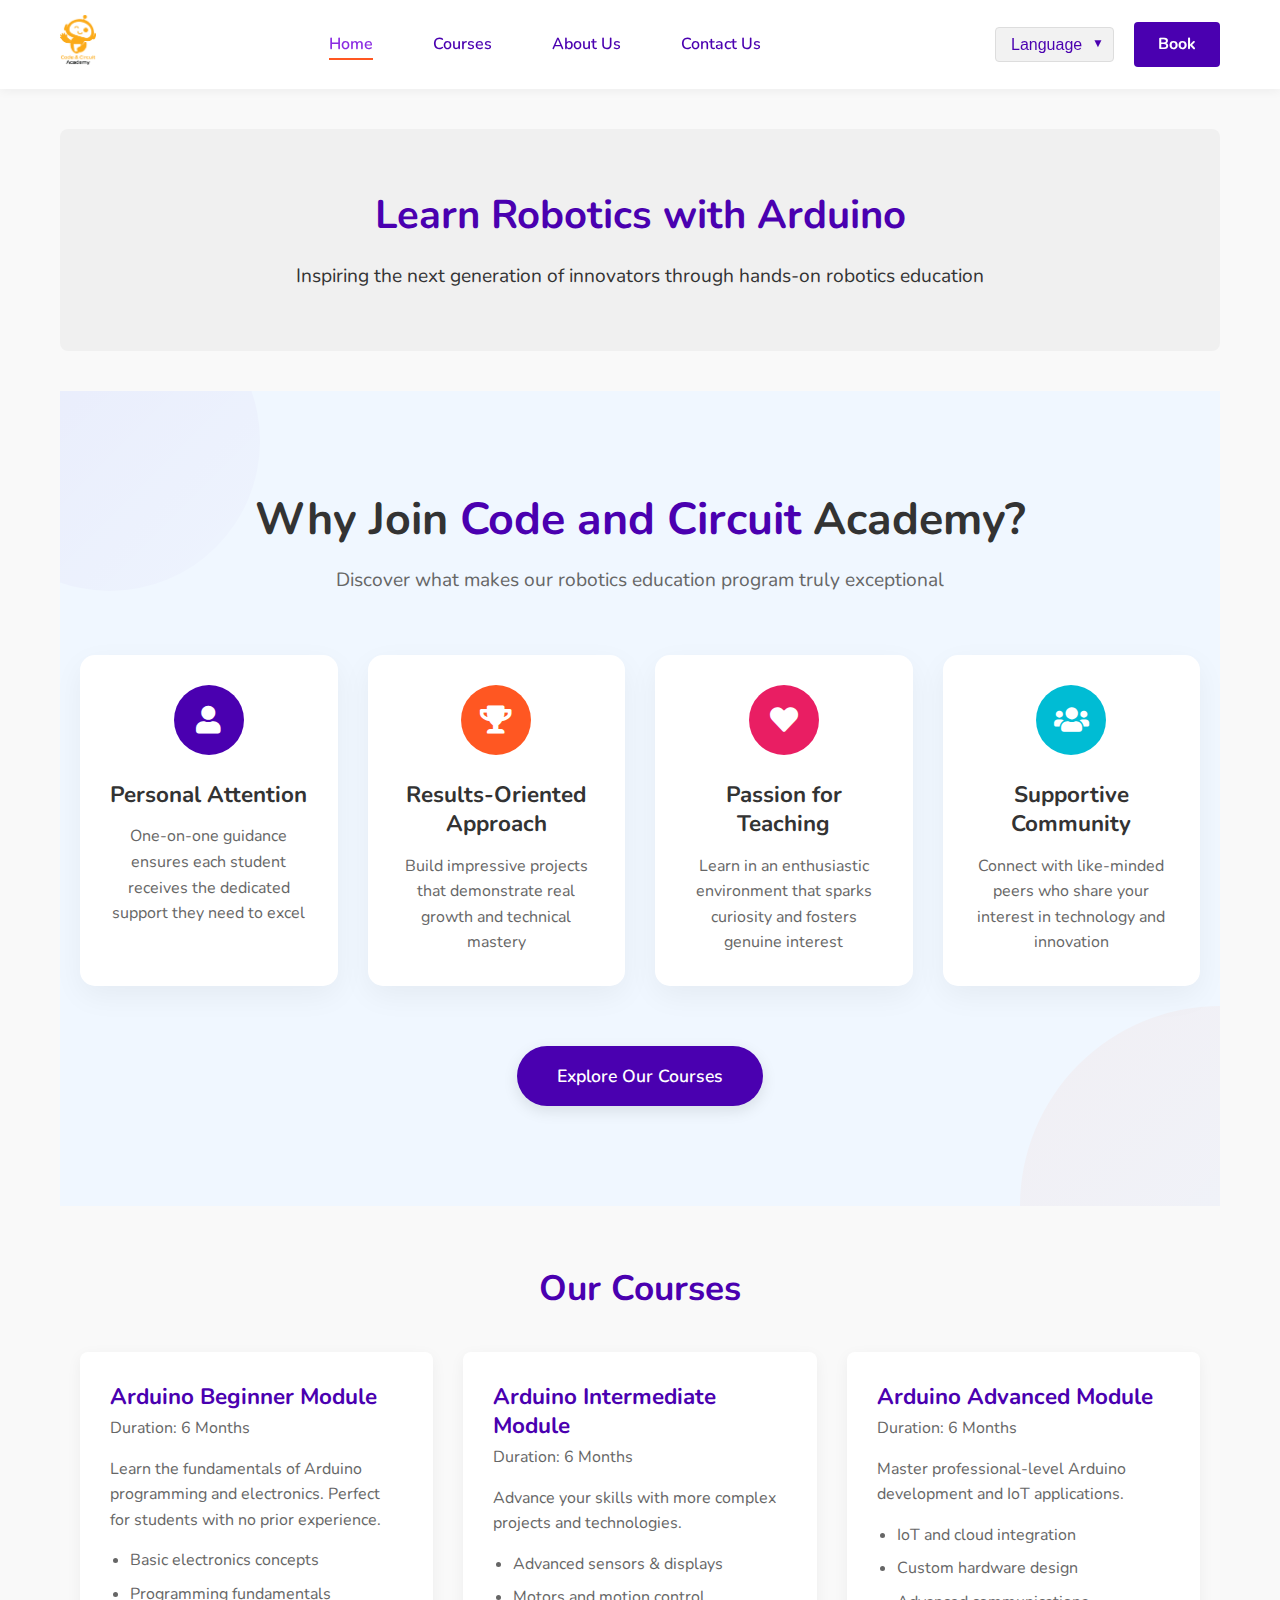
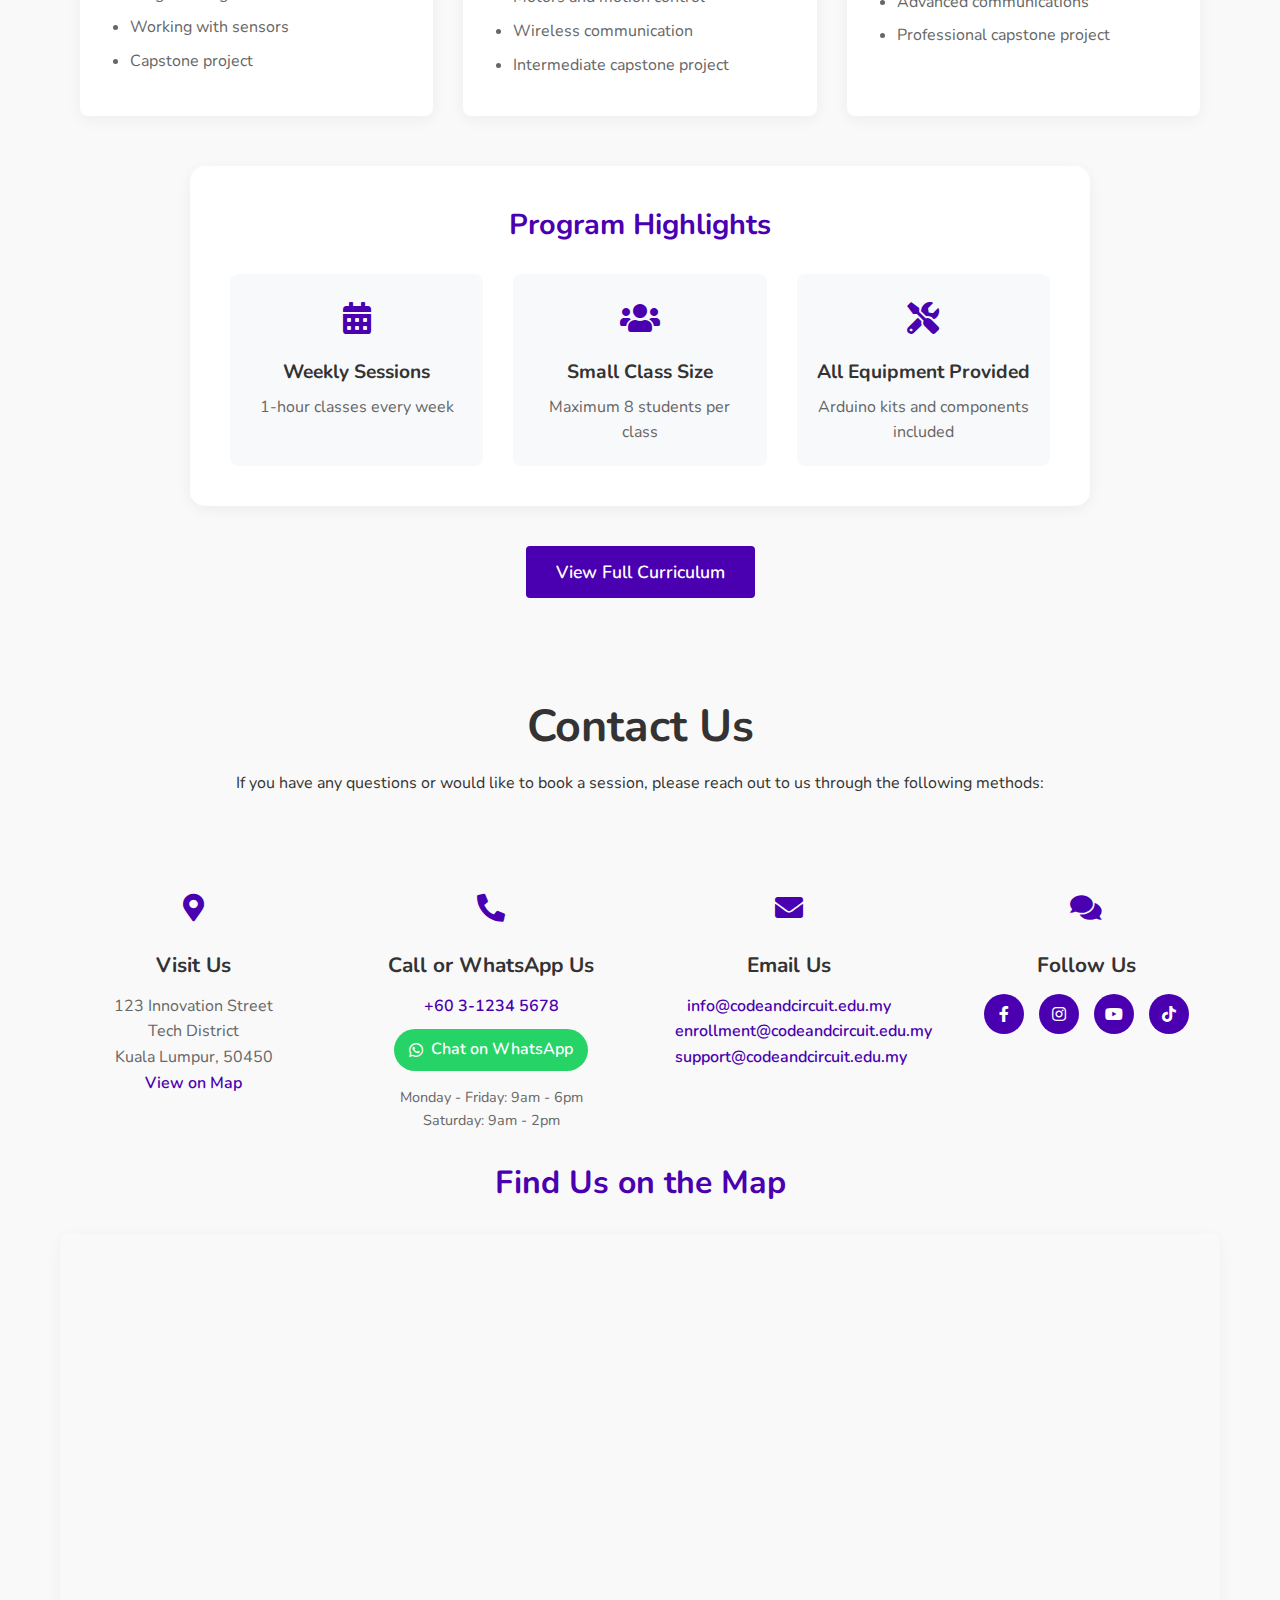
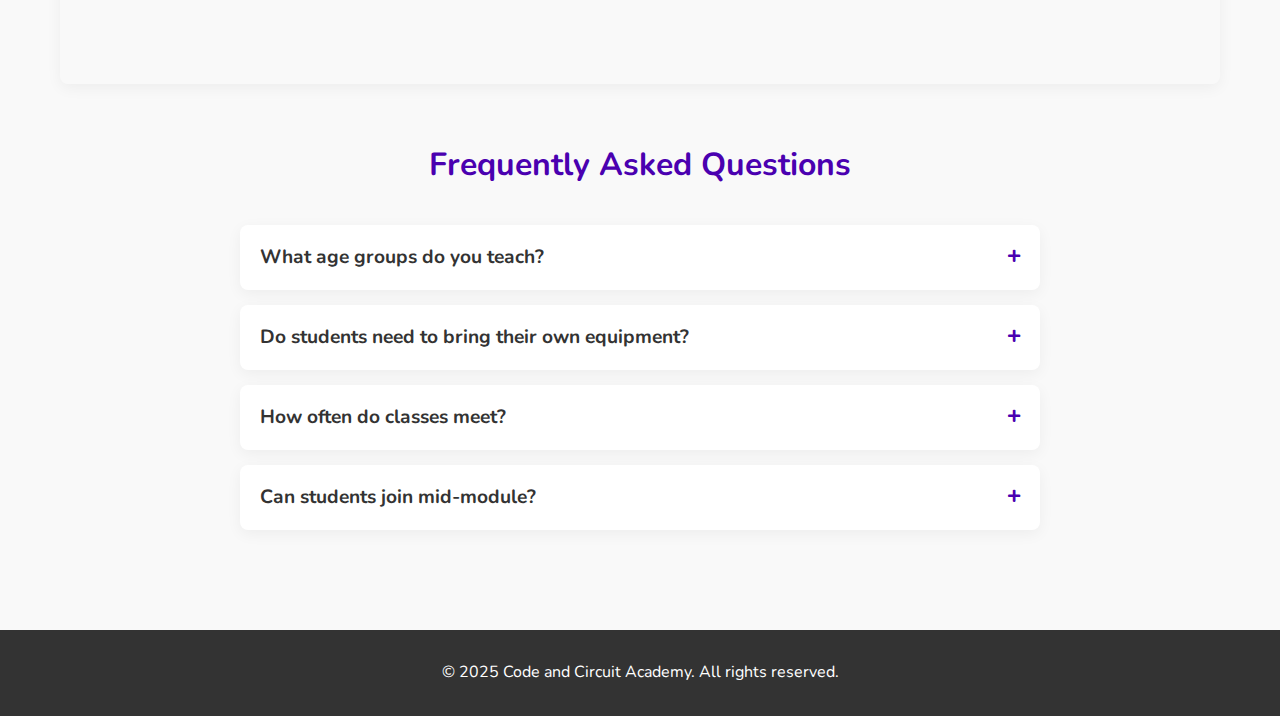
<file: index.html>
<!DOCTYPE html>
<html lang="en">
<head>
    <!-- Document Meta Data -->
    <meta charset="UTF-8">
    <meta name="viewport" content="width=device-width, initial-scale=1.0">
    <title>Robotics Class</title>
    
    <!-- Favicon -->
    <link rel="icon" href="Images/favicon.ico" type="image/x-icon">
    <link rel="shortcut icon" href="Images/favicon.ico" type="image/x-icon">
    
    <!-- Stylesheets -->
    <link rel="stylesheet" href="css/colors.css"> <!-- Color variables -->
    <link rel="stylesheet" href="css/styles.css">
    <link rel="stylesheet" href="css/alternative-why-join-css.css">
    <link rel="stylesheet" href="css/googleform.css">
    
    <!-- Fonts -->
    <link href="https://fonts.googleapis.com/css2?family=Nunito:wght@400;500;600;700&display=swap" rel="stylesheet">
    
    <!-- Icons -->
    <link rel="stylesheet" href="https://cdnjs.cloudflare.com/ajax/libs/font-awesome/5.15.4/css/all.min.css">
</head>
<body>
    <!-- Header Section -->
    <header class="header">
        <div class="container">
            <!-- Logo -->
            <div class="logo">
                <a href="/">
                    <img src="Images/logo.png" alt="Code and Circuit Academy Logo">
                </a>
            </div>
            
            <!-- Main Navigation -->
            <nav class="main-nav">
                <ul>
                    <li><a href="index.html" class="active">Home</a></li>
                    <li><a href="courses.html">Courses</a></li>
                    <li><a href="index.html">About Us</a></li>
                    <li><a href="index.html#contact">Contact Us</a></li>
                </ul>
            </nav>
            
            <!-- Right Side Navigation Items -->
            <div class="nav-right">
                <div class="language-dropdown">
                    <select>
                        <option value="">Language</option>
                        <option value="en">English</option>
                        <option value="bm">Malay</option>
                        <option value="ta">தமிழஂ</option>
                    </select>
                </div>
                <a href="#" class="book-button">Book</a>
            </div>
            
            <!-- Mobile Menu Toggle Button -->
            <div class="mobile-menu-toggle">
                <span></span>
                <span></span>
                <span></span>
            </div>
        </div>
    </header>

    <!-- Main Content Section -->
    <main>
        <div class="container">
            <!-- Hero Section -->
            <section class="hero">
                <h1>Learn Robotics with Arduino</h1>
                <p>Inspiring the next generation of innovators through hands-on robotics education</p>
            </section>

            <!-- Why Join Our Academy Section -->
            <section class="why-join-modern">
                <div class="container">
                    <div class="section-header">
                        <h2>Why Join <span class="highlight">Code and Circuit </span> Academy?</h2>
                        <p class="subtitle">Discover what makes our robotics education program truly exceptional</p>
                    </div>
                    <div class="benefits-grid">
                        <!-- Benefit 1: Personal Attention -->
                        <div class="benefit-box">
                            <div class="benefit-icon">
                                <div class="icon-bg personal">
                                    <i class="fas fa-user"></i>
                                </div>
                            </div>
                            <h3>Personal Attention</h3>
                            <p>One-on-one guidance ensures each student receives the dedicated support they need to excel</p>
                        </div>
                        
                        <!-- Benefit 2: Results-Oriented Approach -->
                        <div class="benefit-box">
                            <div class="benefit-icon">
                                <div class="icon-bg results">
                                    <i class="fas fa-trophy"></i>
                                </div>
                            </div>
                            <h3>Results-Oriented Approach</h3>
                            <p>Build impressive projects that demonstrate real growth and technical mastery</p>
                        </div>
                        
                        <!-- Benefit 3: Passion for Teaching -->
                        <div class="benefit-box">
                            <div class="benefit-icon">
                                <div class="icon-bg passion">
                                    <i class="fas fa-heart"></i>
                                </div>
                            </div>
                            <h3>Passion for Teaching</h3>
                            <p>Learn in an enthusiastic environment that sparks curiosity and fosters genuine interest</p>
                        </div>
                        
                        <!-- Benefit 4: Supportive Community -->
                        <div class="benefit-box">
                            <div class="benefit-icon">
                                <div class="icon-bg community">
                                    <i class="fas fa-users"></i>
                                </div>
                            </div>
                            <h3>Supportive Community</h3>
                            <p>Connect with like-minded peers who share your interest in technology and innovation</p>
                        </div>
                    </div>
                    
                    <!-- Call to Action -->
                    <div class="cta-section">
                        <a href="courses.html" class="cta-button">Explore Our Courses</a>
                    </div>
                </div>
            </section>

            <!-- Our Courses Section -->
            <section class="courses">
                <h2>Our Courses</h2>
                <div class="course-cards">
                    <!-- Beginner Course -->
                    <div class="course">
                        <h3>Arduino Beginner Module</h3>
                        <p>Duration: 6 Months</p>
                        <div class="course-details">
                            <p>Learn the fundamentals of Arduino programming and electronics. Perfect for students with no prior experience.</p>
                            <ul>
                                <li>Basic electronics concepts</li>
                                <li>Programming fundamentals</li>
                                <li>Working with sensors</li>
                                <li>Capstone project</li>
                            </ul>
                        </div>
                    </div>
                    
                    <!-- Intermediate Course -->
                    <div class="course">
                        <h3>Arduino Intermediate Module</h3>
                        <p>Duration: 6 Months</p>
                        <div class="course-details">
                            <p>Advance your skills with more complex projects and technologies.</p>
                            <ul>
                                <li>Advanced sensors & displays</li>
                                <li>Motors and motion control</li>
                                <li>Wireless communication</li>
                                <li>Intermediate capstone project</li>
                            </ul>
                        </div>
                    </div>
                    
                    <!-- Advanced Course -->
                    <div class="course">
                        <h3>Arduino Advanced Module</h3>
                        <p>Duration: 6 Months</p>
                        <div class="course-details">
                            <p>Master professional-level Arduino development and IoT applications.</p>
                            <ul>
                                <li>IoT and cloud integration</li>
                                <li>Custom hardware design</li>
                                <li>Advanced communications</li>
                                <li>Professional capstone project</li>
                            </ul>
                        </div>
                    </div>
                </div>
                
                <!-- Course Highlights Section -->
                <div class="course-highlights">
                    <h3>Program Highlights</h3>
                    <div class="highlights-grid">
                        <div class="highlight-item">
                            <div class="highlight-icon">
                                <i class="fas fa-calendar-alt"></i>
                            </div>
                            <h4>Weekly Sessions</h4>
                            <p>1-hour classes every week</p>
                        </div>
                        <div class="highlight-item">
                            <div class="highlight-icon">
                                <i class="fas fa-users"></i>
                            </div>
                            <h4>Small Class Size</h4>
                            <p>Maximum 8 students per class</p>
                        </div>
                        <div class="highlight-item">
                            <div class="highlight-icon">
                                <i class="fas fa-tools"></i>
                            </div>
                            <h4>All Equipment Provided</h4>
                            <p>Arduino kits and components included</p>
                        </div>
                    </div>
                </div>
                
                <!-- Course CTA -->
                <div class="course-cta">
                    <a href="courses.html" class="course-details-button">View Full Curriculum</a>
                </div>
            </section>

            <!-- Contact Information Section --> 
            <section class="contact-section">
                <a id="contact"></a>
                <div class="section-header">
                    <h2>Contact Us</h2>
                    <p>If you have any questions or would like to book a session, please reach out to us through the following methods:</p>
                </div>
                       
                <div class="contact-grid">
                    <!-- Visit Us -->
                    <div class="contact-method">
                        <div class="contact-icon">
                            <i class="fas fa-map-marker-alt"></i>
                        </div>
                        <h3>Visit Us</h3>
                        <p>123 Innovation Street<br>Tech District<br>Kuala Lumpur, 50450</p>
                        <a href="#map-section" class="contact-link">View on Map</a>
                    </div>
                    
                    <!-- Call or WhatsApp -->
                    <div class="contact-method">
                        <div class="contact-icon">
                            <i class="fas fa-phone-alt"></i>
                        </div>
                        <h3>Call or WhatsApp Us</h3>
                        <p><a href="tel:+60312345678" class="contact-link">+60 3-1234 5678</a></p>
                        <a href="https://wa.me/60312345678" class="whatsapp-button">
                            <i class="fab fa-whatsapp"></i> Chat on WhatsApp
                        </a>
                        <p class="hours">Monday - Friday: 9am - 6pm<br>Saturday: 9am - 2pm</p>
                    </div>
                    
                    <!-- Email Us -->
                    <div class="contact-method">
                        <div class="contact-icon">
                            <i class="fas fa-envelope"></i>
                        </div>
                        <h3>Email Us</h3>
                        <p>
                            <a href="mailto:info@codeandcircuit.edu.my" class="contact-link">info@codeandcircuit.edu.my</a>
                            <br>
                            <a href="mailto:enrollment@codeandcircuit.edu.my" class="contact-link">enrollment@codeandcircuit.edu.my</a>
                            <br>
                            <a href="mailto:support@codeandcircuit.edu.my" class="contact-link">support@codeandcircuit.edu.my</a>
                        </p>
                    </div>
                    
                    <!-- Follow Us -->
                    <div class="contact-method">
                        <div class="contact-icon">
                            <i class="fas fa-comments"></i>
                        </div>
                        <h3>Follow Us</h3>
                        <div class="social-icons">
                            <a href="#" aria-label="Facebook"><i class="fab fa-facebook-f"></i></a>
                            <a href="#" aria-label="Instagram"><i class="fab fa-instagram"></i></a>
                            <a href="#" aria-label="YouTube"><i class="fab fa-youtube"></i></a>
                            <a href="#" aria-label="TikTok"><i class="fab fa-tiktok"></i></a>
                        </div>
                    </div>
                </div>
            </section>

            <!-- Google Map Section -->
            <section id="map-section" class="map-section">
                <h2>Find Us on the Map</h2>
                <div class="google-map-container">
                    <div class="google-map">
                        <!-- Google Maps Embed (API key should be secured in production) -->
                        <iframe 
                            src="https://www.google.com/maps/embed/v1/place?key=AIzaSyAvcAPcbD56ztX-mRgZ4Maczzr_OmYy1Ms
                            &q=184+Lorong+Kenari+4+Taman+Kenari+09000+Kulim+Kedah
                            &center=5.3686948,100.5737663
                            &zoom=16"
                            width="100%" 
                            height="450" 
                            style="border:0;" 
                            allowfullscreen="" 
                            loading="lazy" 
                            referrerpolicy="no-referrer-when-downgrade">
                        </iframe>
                    </div>
                </div>
            </section>

            <!-- FAQ Section -->
            <section class="faq-section">
                <h2>Frequently Asked Questions</h2>
                <div class="faq-container">
                    <!-- FAQ Item 1 -->
                    <div class="faq-item">
                        <div class="faq-question">
                            <h3>What age groups do you teach?</h3>
                            <span class="faq-toggle"><i class="fas fa-plus"></i></span>
                        </div>
                        <div class="faq-answer">
                            <p>Our programs are designed for students aged 8-17, with different curriculum paths depending on age and experience level. We group students by both age and experience to ensure appropriate learning environments.</p>
                        </div>
                    </div>
                    
                    <!-- FAQ Item 2 -->
                    <div class="faq-item">
                        <div class="faq-question">
                            <h3>Do students need to bring their own equipment?</h3>
                            <span class="faq-toggle"><i class="fas fa-plus"></i></span>
                        </div>
                        <div class="faq-answer">
                            <p>No, all necessary equipment is provided during class sessions. Students will work with our Arduino kits, sensors, and components. For the advanced module, students may optionally purchase their own kit to work on projects at home.</p>
                        </div>
                    </div>
                    
                    <!-- FAQ Item 3 -->
                    <div class="faq-item">
                        <div class="faq-question">
                            <h3>How often do classes meet?</h3>
                            <span class="faq-toggle"><i class="fas fa-plus"></i></span>
                        </div>
                        <div class="faq-answer">
                            <p>Regular classes meet once per week for a 1-hour session. During school holidays, we offer intensive workshop options with longer sessions. The full curriculum for each module spans 24 sessions over 6 months.</p>
                        </div>
                    </div>
                    
                    <!-- FAQ Item 4 -->
                    <div class="faq-item">
                        <div class="faq-question">
                            <h3>Can students join mid-module?</h3>
                            <span class="faq-toggle"><i class="fas fa-plus"></i></span>
                        </div>
                        <div class="faq-answer">
                            <p>While we recommend starting at the beginning of a module, we can accommodate mid-module enrollment with additional support sessions to help students catch up. Please contact us to discuss your specific situation.</p>
                        </div>
                    </div>
                </div>
            </section>
        </div>
    </main>

    <!-- Google Form Modal -->
    <div id="booking-modal" class="modal">
        <div class="modal-content">
            <span class="close-modal">&times;</span>
            <h2>Book Your Session</h2>
            <div class="iframe-container">
                <iframe id="google-form-iframe" src="https://docs.google.com/forms/d/e/1FAIpQLSc3uYpjhXYbSPsxyh4KB2axkWartHOBG7wue50BOCALjjkF4g/viewform?embedded=true" width="100%" height="600" frameborder="0" marginheight="0" marginwidth="0">Loading…</iframe>
            </div>
        </div>
    </div>

    <!-- Footer -->
    <footer>
        <div class="container">
            <p>&copy; 2025 Code and Circuit Academy. All rights reserved.</p>
        </div>
    </footer>   

    <!-- JavaScript -->
    <script src="js/main.js"></script>
</body>
</html>
</file>
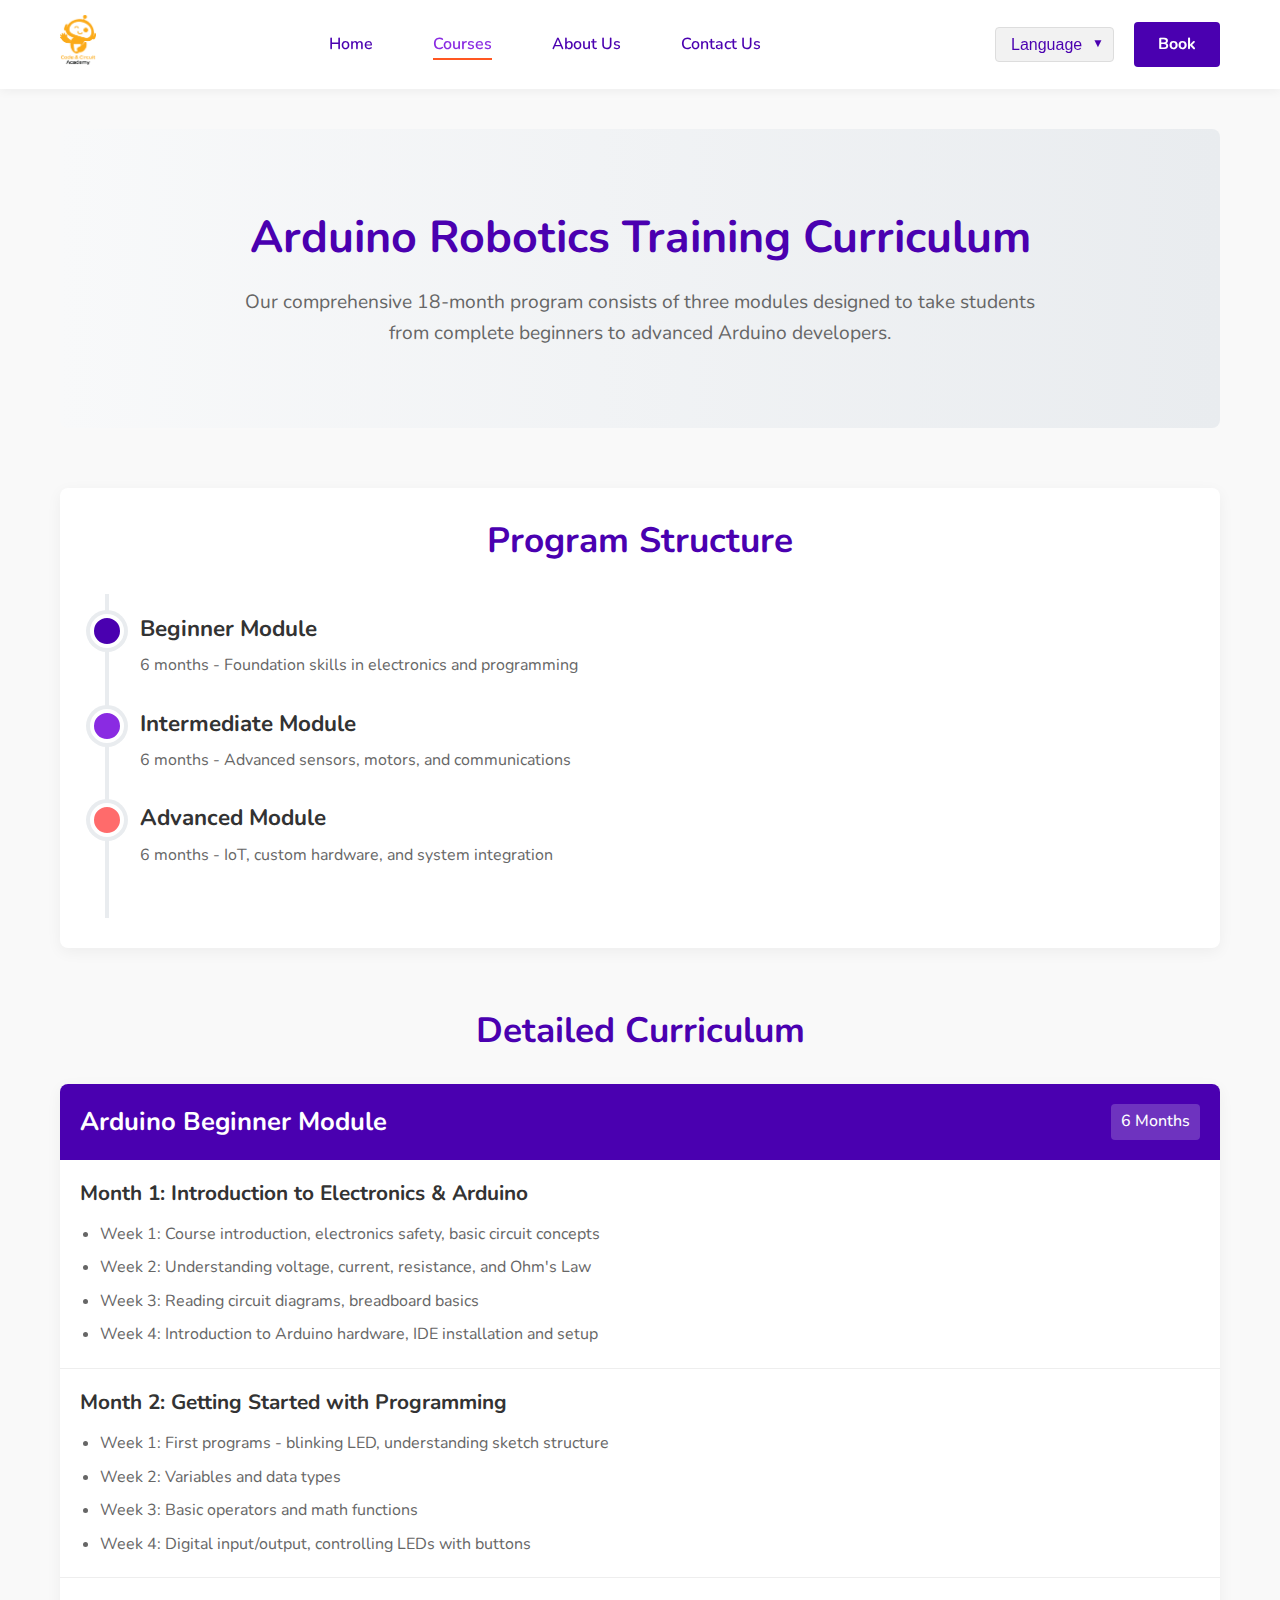
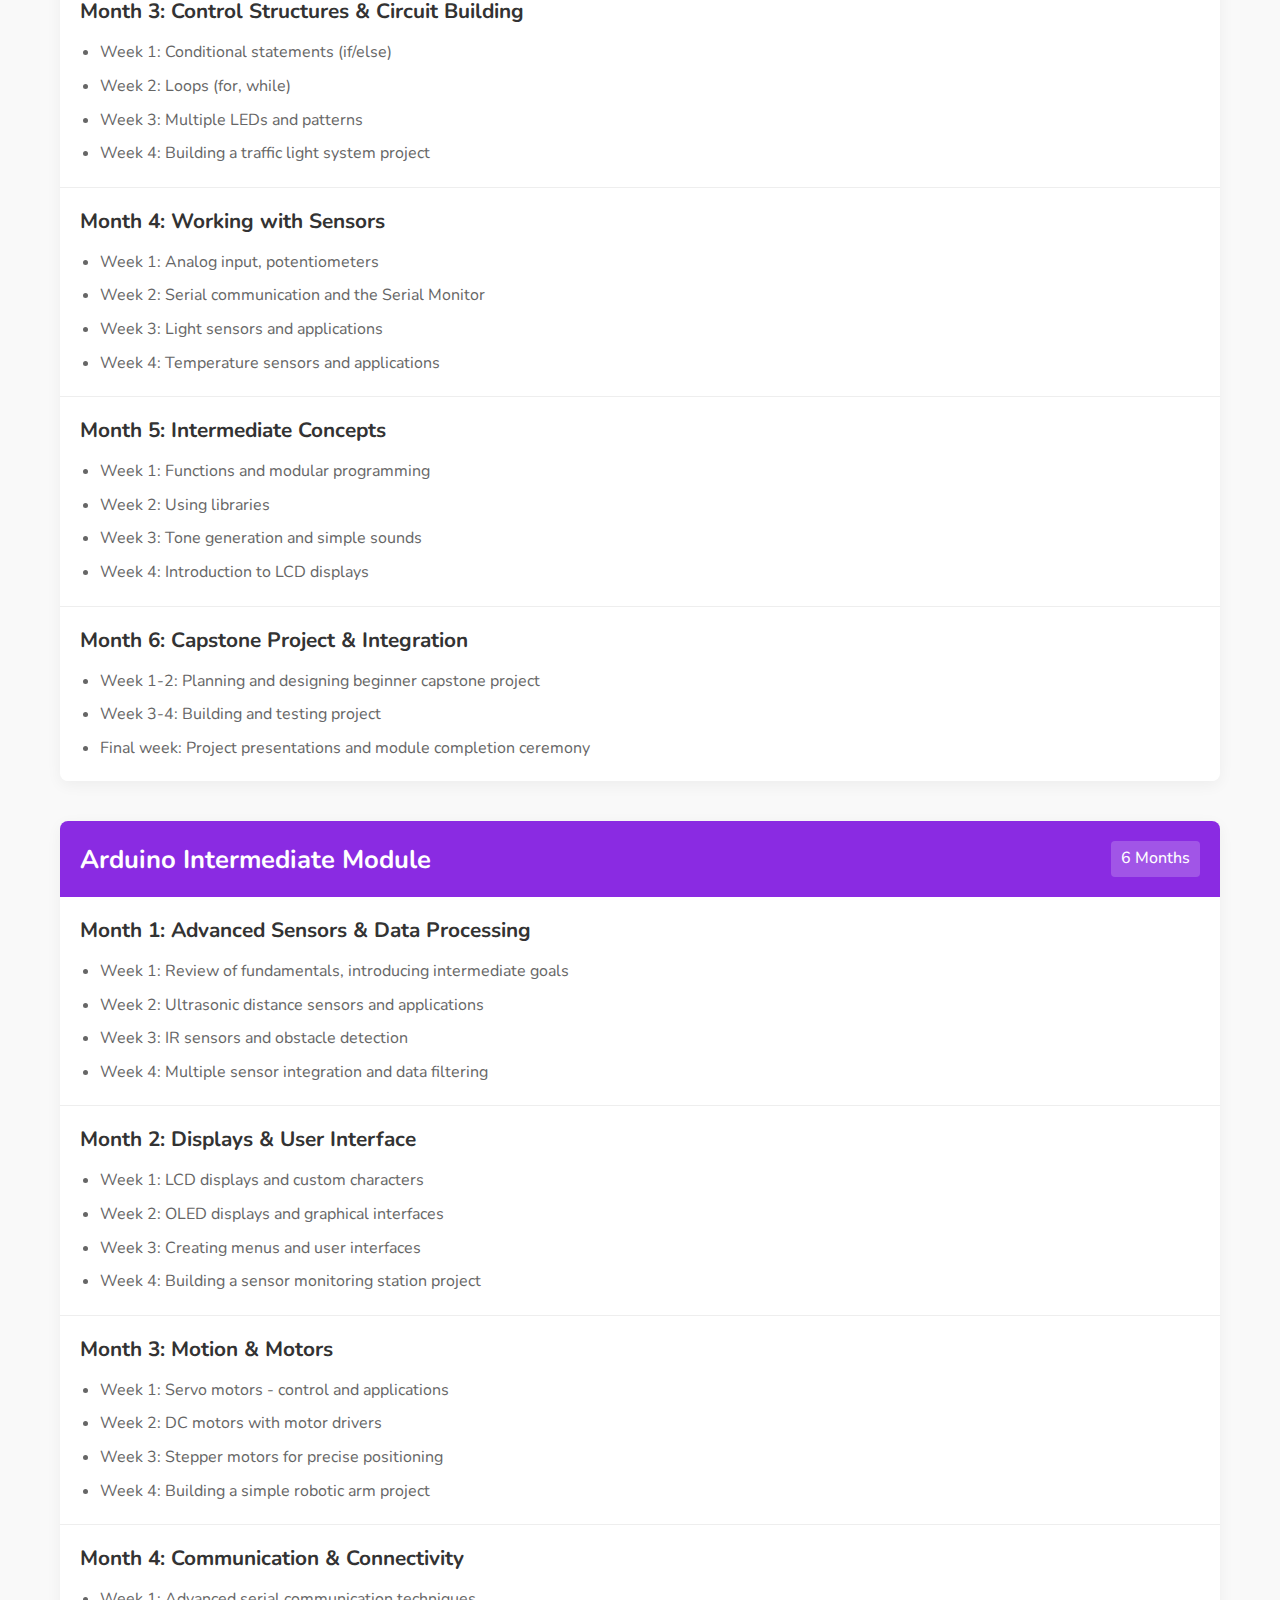
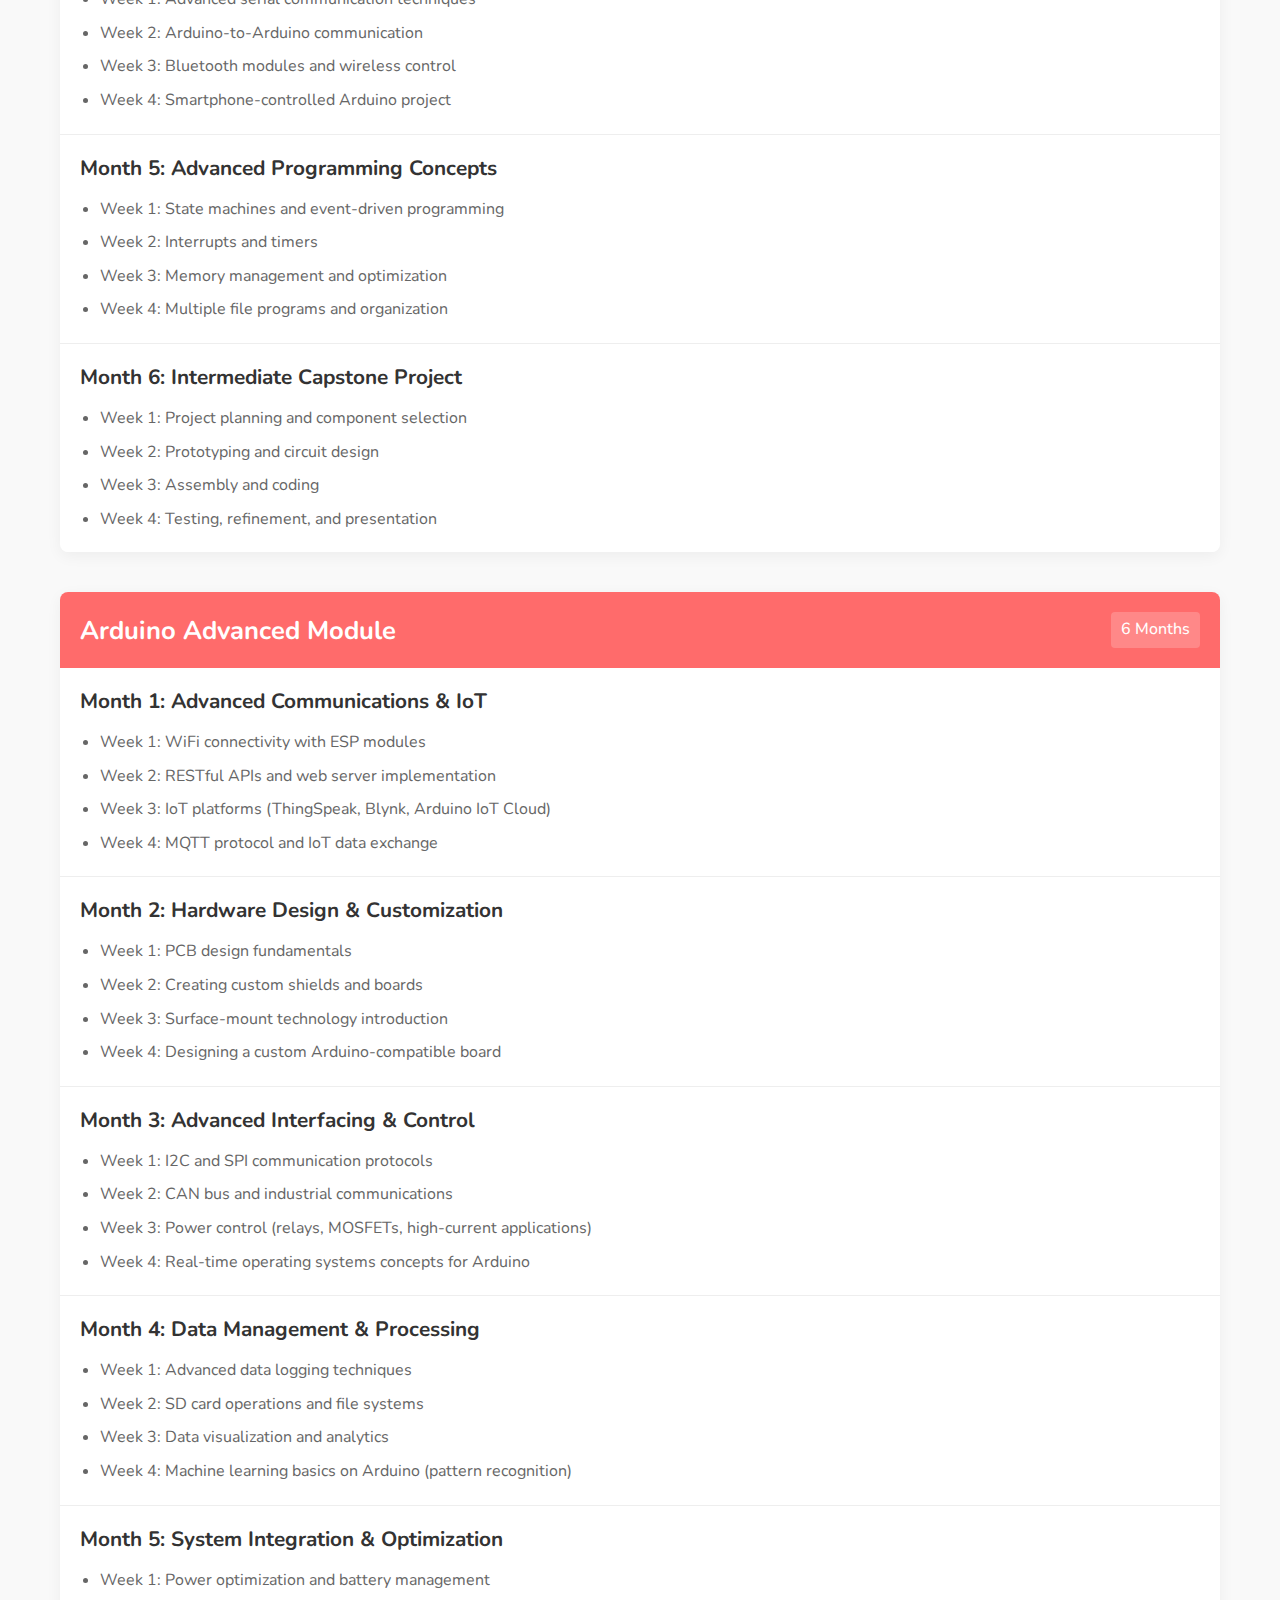
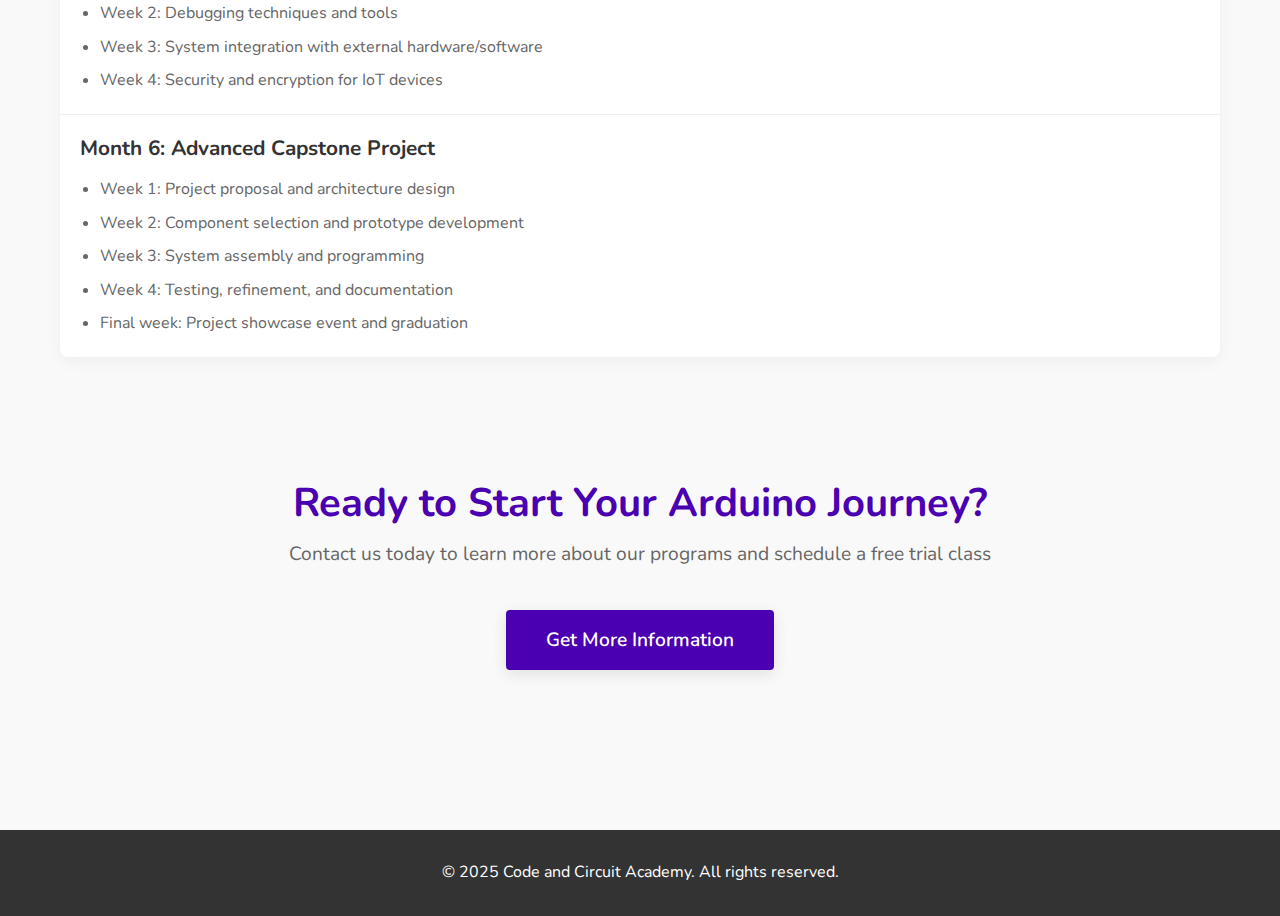
<file: courses.html>
<!DOCTYPE html>
<html lang="en">
<head>
    <!-- Document Meta Data -->
    <meta charset="UTF-8">
    <meta name="viewport" content="width=device-width, initial-scale=1.0">
    <title>Courses - Robotics Class</title>
    
    <!-- Favicon -->
    <link rel="icon" href="Images/favicon.ico" type="image/x-icon">
    <link rel="shortcut icon" href="Images/favicon.ico" type="image/x-icon">
    
    <!-- Stylesheets -->
    <link rel="stylesheet" href="css/colors.css"> <!-- Color variables -->
    <link rel="stylesheet" href="css/styles.css">
    <link rel="stylesheet" href="css/courses.css">
    <link rel="stylesheet" href="css/googleform.css">
    
    <!-- Fonts -->
    <link href="https://fonts.googleapis.com/css2?family=Nunito:wght@400;500;600;700&display=swap" rel="stylesheet">
    
    <!-- Icons -->
    <link rel="stylesheet" href="https://cdnjs.cloudflare.com/ajax/libs/font-awesome/5.15.4/css/all.min.css">
</head>
<body>
    <!-- Header Section -->
    <header class="header">
        <div class="container">
            <!-- Logo -->
            <div class="logo">
                <a href="index.html">
                    <img src="Images/logo.png" alt="Code and Circuit Academy Logo">
                </a>
            </div>
            
            <!-- Main Navigation -->
            <nav class="main-nav">
                <ul>
                    <li><a href="index.html">Home</a></li>
                    <li><a href="courses.html" class="active">Courses</a></li>
                    <li><a href="about.html">About Us</a></li>
                    <li><a href="index.html#contact">Contact Us</a></li>
                </ul>
            </nav>
            
            <!-- Right Side Navigation Items -->
            <div class="nav-right">
                <div class="language-dropdown">
                    <select>
                        <option value="">Language</option>
                        <option value="en">English</option>
                        <option value="bm">Malay</option>
                        <option value="ta">தமிழஂ</option>
                    </select>
                </div>
                <a href="#" class="book-button">Book</a>
            </div>
            
            <!-- Mobile Menu Toggle Button -->
            <div class="mobile-menu-toggle">
                <span></span>
                <span></span>
                <span></span>
            </div>
        </div>
    </header>

    <!-- Main Content -->
    <main>
        <div class="container">
            <!-- Courses Hero Section -->
            <section class="courses-hero">
                <h1>Arduino Robotics Training Curriculum</h1>
                <p>Our comprehensive 18-month program consists of three modules designed to take students from complete beginners to advanced Arduino developers.</p>
            </section>

            <!-- Course Overview -->
            <section class="course-overview">
                <h2>Program Structure</h2>
                <div class="program-timeline">
                    <!-- Beginner Module Timeline -->
                    <div class="timeline-item">
                        <div class="timeline-marker beginner"></div>
                        <div class="timeline-content">
                            <h3>Beginner Module</h3>
                            <p>6 months - Foundation skills in electronics and programming</p>
                        </div>
                    </div>
                    
                    <!-- Intermediate Module Timeline -->
                    <div class="timeline-item">
                        <div class="timeline-marker intermediate"></div>
                        <div class="timeline-content">
                            <h3>Intermediate Module</h3>
                            <p>6 months - Advanced sensors, motors, and communications</p>
                        </div>
                    </div>
                    
                    <!-- Advanced Module Timeline -->
                    <div class="timeline-item">
                        <div class="timeline-marker advanced"></div>
                        <div class="timeline-content">
                            <h3>Advanced Module</h3>
                            <p>6 months - IoT, custom hardware, and system integration</p>
                        </div>
                    </div>
                </div>
            </section>

            <!-- Detailed Curriculum -->
            <section class="detailed-curriculum">
                <h2>Detailed Curriculum</h2>
                
                <!-- Beginner Module -->
                <div class="module-container beginner-module">
                    <div class="module-header">
                        <h3>Arduino Beginner Module</h3>
                        <span class="duration">6 Months</span>
                    </div>
                    
                    <!-- Month 1 -->
                    <div class="month-container">
                        <h4>Month 1: Introduction to Electronics & Arduino</h4>
                        <ul>
                            <li>Week 1: Course introduction, electronics safety, basic circuit concepts</li>
                            <li>Week 2: Understanding voltage, current, resistance, and Ohm's Law</li>
                            <li>Week 3: Reading circuit diagrams, breadboard basics</li>
                            <li>Week 4: Introduction to Arduino hardware, IDE installation and setup</li>
                        </ul>
                    </div>
                    
                    <!-- Month 2 -->
                    <div class="month-container">
                        <h4>Month 2: Getting Started with Programming</h4>
                        <ul>
                            <li>Week 1: First programs - blinking LED, understanding sketch structure</li>
                            <li>Week 2: Variables and data types</li>
                            <li>Week 3: Basic operators and math functions</li>
                            <li>Week 4: Digital input/output, controlling LEDs with buttons</li>
                        </ul>
                    </div>
                    
                    <!-- Month 3 -->
                    <div class="month-container">
                        <h4>Month 3: Control Structures & Circuit Building</h4>
                        <ul>
                            <li>Week 1: Conditional statements (if/else)</li>
                            <li>Week 2: Loops (for, while)</li>
                            <li>Week 3: Multiple LEDs and patterns</li>
                            <li>Week 4: Building a traffic light system project</li>
                        </ul>
                    </div>
                    
                    <!-- Month 4 -->
                    <div class="month-container">
                        <h4>Month 4: Working with Sensors</h4>
                        <ul>
                            <li>Week 1: Analog input, potentiometers</li>
                            <li>Week 2: Serial communication and the Serial Monitor</li>
                            <li>Week 3: Light sensors and applications</li>
                            <li>Week 4: Temperature sensors and applications</li>
                        </ul>
                    </div>
                    
                    <!-- Month 5 -->
                    <div class="month-container">
                        <h4>Month 5: Intermediate Concepts</h4>
                        <ul>
                            <li>Week 1: Functions and modular programming</li>
                            <li>Week 2: Using libraries</li>
                            <li>Week 3: Tone generation and simple sounds</li>
                            <li>Week 4: Introduction to LCD displays</li>
                        </ul>
                    </div>
                    
                    <!-- Month 6 -->
                    <div class="month-container">
                        <h4>Month 6: Capstone Project & Integration</h4>
                        <ul>
                            <li>Week 1-2: Planning and designing beginner capstone project</li>
                            <li>Week 3-4: Building and testing project</li>
                            <li>Final week: Project presentations and module completion ceremony</li>
                        </ul>
                    </div>
                </div>
                
                <!-- Intermediate Module -->
                <div class="module-container intermediate-module">
                    <div class="module-header">
                        <h3>Arduino Intermediate Module</h3>
                        <span class="duration">6 Months</span>
                    </div>
                    
                    <!-- Month 1 -->
                    <div class="month-container">
                        <h4>Month 1: Advanced Sensors & Data Processing</h4>
                        <ul>
                            <li>Week 1: Review of fundamentals, introducing intermediate goals</li>
                            <li>Week 2: Ultrasonic distance sensors and applications</li>
                            <li>Week 3: IR sensors and obstacle detection</li>
                            <li>Week 4: Multiple sensor integration and data filtering</li>
                        </ul>
                    </div>
                    
                    <!-- Month 2 -->
                    <div class="month-container">
                        <h4>Month 2: Displays & User Interface</h4>
                        <ul>
                            <li>Week 1: LCD displays and custom characters</li>
                            <li>Week 2: OLED displays and graphical interfaces</li>
                            <li>Week 3: Creating menus and user interfaces</li>
                            <li>Week 4: Building a sensor monitoring station project</li>
                        </ul>
                    </div>
                    
                    <!-- Month 3 -->
                    <div class="month-container">
                        <h4>Month 3: Motion & Motors</h4>
                        <ul>
                            <li>Week 1: Servo motors - control and applications</li>
                            <li>Week 2: DC motors with motor drivers</li>
                            <li>Week 3: Stepper motors for precise positioning</li>
                            <li>Week 4: Building a simple robotic arm project</li>
                        </ul>
                    </div>
                    
                    <!-- Month 4 -->
                    <div class="month-container">
                        <h4>Month 4: Communication & Connectivity</h4>
                        <ul>
                            <li>Week 1: Advanced serial communication techniques</li>
                            <li>Week 2: Arduino-to-Arduino communication</li>
                            <li>Week 3: Bluetooth modules and wireless control</li>
                            <li>Week 4: Smartphone-controlled Arduino project</li>
                        </ul>
                    </div>
                    
                    <!-- Month 5 -->
                    <div class="month-container">
                        <h4>Month 5: Advanced Programming Concepts</h4>
                        <ul>
                            <li>Week 1: State machines and event-driven programming</li>
                            <li>Week 2: Interrupts and timers</li>
                            <li>Week 3: Memory management and optimization</li>
                            <li>Week 4: Multiple file programs and organization</li>
                        </ul>
                    </div>
                    
                    <!-- Month 6 -->
                    <div class="month-container">
                        <h4>Month 6: Intermediate Capstone Project</h4>
                        <ul>
                            <li>Week 1: Project planning and component selection</li>
                            <li>Week 2: Prototyping and circuit design</li>
                            <li>Week 3: Assembly and coding</li>
                            <li>Week 4: Testing, refinement, and presentation</li>
                        </ul>
                    </div>
                </div>
                
                <!-- Advanced Module -->
                <div class="module-container advanced-module">
                    <div class="module-header">
                        <h3>Arduino Advanced Module</h3>
                        <span class="duration">6 Months</span>
                    </div>
                    
                    <!-- Month 1 -->
                    <div class="month-container">
                        <h4>Month 1: Advanced Communications & IoT</h4>
                        <ul>
                            <li>Week 1: WiFi connectivity with ESP modules</li>
                            <li>Week 2: RESTful APIs and web server implementation</li>
                            <li>Week 3: IoT platforms (ThingSpeak, Blynk, Arduino IoT Cloud)</li>
                            <li>Week 4: MQTT protocol and IoT data exchange</li>
                        </ul>
                    </div>
                    
                    <!-- Month 2 -->
                    <div class="month-container">
                        <h4>Month 2: Hardware Design & Customization</h4>
                        <ul>
                            <li>Week 1: PCB design fundamentals</li>
                            <li>Week 2: Creating custom shields and boards</li>
                            <li>Week 3: Surface-mount technology introduction</li>
                            <li>Week 4: Designing a custom Arduino-compatible board</li>
                        </ul>
                    </div>
                    
                    <!-- Month 3 -->
                    <div class="month-container">
                        <h4>Month 3: Advanced Interfacing & Control</h4>
                        <ul>
                            <li>Week 1: I2C and SPI communication protocols</li>
                            <li>Week 2: CAN bus and industrial communications</li>
                            <li>Week 3: Power control (relays, MOSFETs, high-current applications)</li>
                            <li>Week 4: Real-time operating systems concepts for Arduino</li>
                        </ul>
                    </div>
                    
                    <!-- Month 4 -->
                    <div class="month-container">
                        <h4>Month 4: Data Management & Processing</h4>
                        <ul>
                            <li>Week 1: Advanced data logging techniques</li>
                            <li>Week 2: SD card operations and file systems</li>
                            <li>Week 3: Data visualization and analytics</li>
                            <li>Week 4: Machine learning basics on Arduino (pattern recognition)</li>
                        </ul>
                    </div>
                    
                    <!-- Month 5 -->
                    <div class="month-container">
                        <h4>Month 5: System Integration & Optimization</h4>
                        <ul>
                            <li>Week 1: Power optimization and battery management</li>
                            <li>Week 2: Debugging techniques and tools</li>
                            <li>Week 3: System integration with external hardware/software</li>
                            <li>Week 4: Security and encryption for IoT devices</li>
                        </ul>
                    </div>
                    
                    <!-- Month 6 -->
                    <div class="month-container">
                        <h4>Month 6: Advanced Capstone Project</h4>
                        <ul>
                            <li>Week 1: Project proposal and architecture design</li>
                            <li>Week 2: Component selection and prototype development</li>
                            <li>Week 3: System assembly and programming</li>
                            <li>Week 4: Testing, refinement, and documentation</li>
                            <li>Final week: Project showcase event and graduation</li>
                        </ul>
                    </div>
                </div>
            </section>

            <!-- Call to Action Section -->
            <section id="enroll" class="cta-section">
                <div class="cta-container">
                    <h2>Ready to Start Your Arduino Journey?</h2>
                    <p class="section-subtitle">Contact us today to learn more about our programs and schedule a free trial class</p>
                    <a href="index.html#contact" class="cta-button">Get More Information</a>
                </div>
            </section>
        </div>
    </main>

        <!-- Google Form Modal -->
        <div id="booking-modal" class="modal">
            <div class="modal-content">
                <span class="close-modal">&times;</span>
                <h2>Book Your Session</h2>
                <div class="iframe-container">
                    <iframe id="google-form-iframe" src="https://docs.google.com/forms/d/e/1FAIpQLSc3uYpjhXYbSPsxyh4KB2axkWartHOBG7wue50BOCALjjkF4g/viewform?embedded=true" width="100%" height="600" frameborder="0" marginheight="0" marginwidth="0">Loading…</iframe>
                </div>
            </div>
        </div>
    <!-- Footer -->
    <footer>
        <div class="container">
            <p>&copy; 2025 Code and Circuit Academy. All rights reserved.</p>
        </div>
    </footer>

    <!-- JavaScript -->
    <script src="js/main.js"></script>
</body>
</html>
</file>
<file: css/colors.css>
/*==============================================
  COLOR VARIABLES - ROBOTICS CLASS WEBSITE
  
  This file defines all color variables used throughout 
  the website to maintain consistency and simplify updates.
==============================================*/

:root {
    /* Primary Brand Colors */
    --primary: #4a00b0;         /* Main purple, used for headings, buttons, etc. */
    --primary-light: #8a2be2;   /* Lighter purple for hover states */
    --primary-dark: #3a0087;    /* Darker purple */
    
    /* Secondary Brand Colors */
    --secondary: #ff5722;       /* Orange accent, used for highlights and CTAs */
    --secondary-light: #ff8a50; /* Lighter orange */
    --secondary-dark: #c41c00;  /* Darker orange */
    
    /* Text Colors */
    --text-primary: #333333;    /* Main text color */
    --text-secondary: #666666;  /* Secondary text color */
    --text-muted: #777777;      /* Muted text like dates, times */
    --text-light: #aaaaaa;      /* Very light text */
    
    /* Background Colors */
    --bg-primary: #ffffff;      /* Main white background */
    --bg-secondary: #f9f9f9;    /* Light gray background used in many sections */
    --bg-alt: #f0f7ff;          /* Alternate light blue background for "Why Join" */
    --bg-footer: #333333;       /* Dark footer background */
    
    /* Border and Shadow Colors */
    --border-light: #eeeeee;    /* Light borders */
    --shadow-light: rgba(0, 0, 0, 0.05); /* Light shadows */
    --shadow-medium: rgba(0, 0, 0, 0.1);  /* Medium shadows */
    --shadow-dark: rgba(0, 0, 0, 0.2);    /* Darker shadows */
    
    /* Overlay Colors */
    --overlay-dark: rgba(0, 0, 0, 0.5);  /* Dark overlay for modals */
    
    /* Module-specific Colors */
    --beginner: #4a00b0;        /* Beginner module color (same as primary) */
    --intermediate: #8a2be2;    /* Intermediate module color */
    --advanced: #ff6b6b;        /* Advanced module color */
    
    /* Icon Background Colors */
    --icon-personal: #4a00b0;   /* Personal attention icon */
    --icon-results: #ff5722;    /* Results-oriented icon */
    --icon-passion: #e91e63;    /* Passion for teaching icon */
    --icon-community: #00bcd4;  /* Supportive community icon */
    
    /* Social Media */
    --whatsapp: #25D366;        /* WhatsApp color */
    --whatsapp-dark: #128C7E;   /* WhatsApp hover color */
    
    /* States */
    --hover-bg: #e6e6e6;        /* Hover background for dropdown */
    --active-bg: #f1f1f1;       /* Active background for items */
  }
  
  /* How to use:
     
     Simply replace color hex values in your CSS with var(--variable-name).
     
     Example:
     .my-element {
       color: var(--primary);
       background-color: var(--bg-secondary);
       box-shadow: 0 4px 15px var(--shadow-light);
     }
  */
</file>
<file: css/alternative-why-join-css.css>
/*==============================================
  WHY JOIN SECTION - STYLESHEET
  
  Table of Contents:
  1. Main Container and Background
  2. Hero Statement
  3. Benefits Grid
    3.1. Benefit Boxes
    3.2. Icon Elements
  4. Call-to-Action Button
  5. Responsive Adaptations
==============================================*/

/* Import color variables */
@import url('colors.css');

/*----------------------------------------------
  1. MAIN CONTAINER AND BACKGROUND
----------------------------------------------*/
.why-join-modern {
    padding: 100px 0;
    background-color: var(--bg-alt);
    position: relative;
    overflow: hidden;
}

/* Background decorative elements */
.why-join-modern::before {
    content: '';
    position: absolute;
    width: 300px;
    height: 300px;
    border-radius: 50%;
    background: linear-gradient(135deg, rgba(74, 0, 176, 0.05) 0%, rgba(74, 0, 176, 0.01) 100%);
    top: -100px;
    left: -100px;
}

.why-join-modern::after {
    content: '';
    position: absolute;
    width: 400px;
    height: 400px;
    border-radius: 50%;
    background: linear-gradient(135deg, rgba(255, 87, 34, 0.05) 0%, rgba(255, 87, 34, 0.01) 100%);
    bottom: -200px;
    right: -200px;
}

.why-join-modern .container {
    position: relative;
    z-index: 2;
    max-width: 1200px;
    margin: 0 auto;
    padding: 0 20px;
}

/*----------------------------------------------
  2. HERO STATEMENT
----------------------------------------------*/
.hero-statement {
    text-align: center;
    margin-bottom: 80px;
}

.hero-statement h2 {
    font-size: 2.8rem;
    line-height: 1.3;
    color: var(--text-primary);
    max-width: 900px;
    margin: 0 auto;
    font-weight: 700;
}

.hero-statement .highlight {
    color: var(--primary);
    position: relative;
}

.hero-statement .highlight::after {
    content: '';
    position: absolute;
    bottom: -5px;
    left: 0;
    right: 0;
    height: 3px;
    background-color: var(--primary);
    opacity: 0.3;
}

/*----------------------------------------------
  3. BENEFITS GRID
----------------------------------------------*/
.benefits-grid {
    display: grid;
    grid-template-columns: repeat(auto-fit, minmax(250px, 1fr));
    gap: 30px;
    margin-bottom: 60px;
}

/* 3.1. Benefit Boxes */
.benefit-box {
    background-color: var(--bg-primary);
    border-radius: 15px;
    padding: 30px;
    box-shadow: 0 10px 30px var(--shadow-light);
    transition: transform 0.3s ease, box-shadow 0.3s ease;
    text-align: center;
}

.benefit-box:hover {
    transform: translateY(-10px);
    box-shadow: 0 15px 40px var(--shadow-medium);
}

.benefit-box h3 {
    font-size: 1.4rem;
    color: var(--text-primary);
    margin-bottom: 15px;
}

.benefit-box p {
    color: var(--text-secondary);
    line-height: 1.6;
    font-size: 1rem;
}

/* 3.2. Icon Elements */
.benefit-icon {
    margin-bottom: 25px;
}

.icon-bg {
    width: 70px;
    height: 70px;
    border-radius: 50%;
    display: inline-flex;
    align-items: center;
    justify-content: center;
    color: white;
    font-size: 28px;
    position: relative;
}

/* Icon color variations */
.icon-bg.personal {
    background-color: var(--icon-personal);
}

.icon-bg.results {
    background-color: var(--icon-results);
}

.icon-bg.passion {
    background-color: var(--icon-passion);
}

.icon-bg.community {
    background-color: var(--icon-community);
}

/* Icon glow effect */
.icon-bg::before {
    content: '';
    position: absolute;
    top: -5px;
    left: -5px;
    right: -5px;
    bottom: -5px;
    border-radius: 50%;
    z-index: -1;
    opacity: 0.2;
    transition: opacity 0.3s ease;
}

.icon-bg.personal::before {
    background-color: var(--icon-personal);
}

.icon-bg.results::before {
    background-color: var(--icon-results);
}

.icon-bg.passion::before {
    background-color: var(--icon-passion);
}

.icon-bg.community::before {
    background-color: var(--icon-community);
}

.benefit-box:hover .icon-bg::before {
    opacity: 0.4;
}

/*----------------------------------------------
  4. CALL-TO-ACTION BUTTON
----------------------------------------------*/
.cta-section {
    text-align: center;
    margin-top: 40px;
}

.cta-button {
    display: inline-block;
    background-color: var(--primary);
    color: white;
    padding: 16px 40px;
    border-radius: 50px;
    font-weight: 600;
    font-size: 1.1rem;
    text-decoration: none;
    transition: all 0.3s ease;
    box-shadow: 0 5px 15px var(--shadow-medium);
}

.cta-button:hover {
    background-color: var(--primary-light);
    transform: translateY(-3px);
    box-shadow: 0 8px 25px var(--shadow-dark);
}

/*----------------------------------------------
  5. RESPONSIVE ADAPTATIONS
----------------------------------------------*/
@media (max-width: 992px) {
    .hero-statement h2 {
        font-size: 2.4rem;
    }
    
    .benefits-grid {
        grid-template-columns: repeat(2, 1fr);
    }
}

@media (max-width: 768px) {
    .hero-statement h2 {
        font-size: 2rem;
    }
    
    .benefits-grid {
        grid-template-columns: 1fr;
    }
    
    .why-join-modern {
        padding: 70px 0;
    }
}

/* Font Awesome import for icons */
@import url('https://cdnjs.cloudflare.com/ajax/libs/font-awesome/5.15.4/css/all.min.css');
</file>
<file: css/googleform.css>
/*==============================================
  GOOGLE FORM MODAL - STYLESHEET
  
  Table of Contents:
  1. Modal Container
  2. Modal Content
  3. Close Button
  4. iFrame Container
  5. Animations
==============================================*/

/* Import color variables */
@import url('colors.css');

/*----------------------------------------------
  1. MODAL CONTAINER
----------------------------------------------*/
.modal {
    display: none;
    position: fixed;
    z-index: 9999;
    left: 0;
    top: 0;
    width: 100%;
    height: 100%;
    overflow: auto;
    background-color: var(--overlay-dark);
    animation: fadeIn 0.3s ease;
}

/*----------------------------------------------
  2. MODAL CONTENT
----------------------------------------------*/
.modal-content {
    background-color: var(--bg-primary);
    margin: 5% auto;
    padding: 25px;
    border-radius: 10px;
    box-shadow: 0 5px 20px var(--shadow-dark);
    width: 80%;
    max-width: 800px;
    position: relative;
    animation: slideIn 0.4s ease;
}

/*----------------------------------------------
  3. CLOSE BUTTON
----------------------------------------------*/
.close-modal {
    position: absolute;
    top: 15px;
    right: 20px;
    color: var(--text-light);
    font-size: 28px;
    font-weight: bold;
    cursor: pointer;
    transition: color 0.2s;
}

.close-modal:hover {
    color: var(--text-primary);
}

/*----------------------------------------------
  4. IFRAME CONTAINER
----------------------------------------------*/
.iframe-container {
    position: relative;
    overflow: hidden;
    width: 100%;
    margin-top: 20px;
}

/*----------------------------------------------
  5. ANIMATIONS
----------------------------------------------*/
@keyframes fadeIn {
    from { opacity: 0; }
    to { opacity: 1; }
}

@keyframes slideIn {
    from { transform: translateY(-50px); opacity: 0; }
    to { transform: translateY(0); opacity: 1; }
}
</file>
<file: css/courses.css>
/*==============================================
  COURSES PAGE - STYLESHEET
  
  Table of Contents:
  1. Courses Hero Section
  2. Course Overview and Timeline
  3. Detailed Curriculum
    3.1. Module Containers
    3.2. Month Containers
  4. Call-to-Action (CTA) Section
  5. Responsive Adaptations
==============================================*/

/* Import color variables */
@import url('colors.css');

/*----------------------------------------------
  1. COURSES HERO SECTION
----------------------------------------------*/
.courses-hero {
    text-align: center;
    padding: 80px 20px;
    background: linear-gradient(to right, #f8f9fa, #e9ecef);
    margin-bottom: 60px;
    border-radius: 8px;
}

.courses-hero h1 {
    font-size: 2.8rem;
    margin-bottom: 20px;
    color: var(--primary);
}

.courses-hero p {
    font-size: 1.2rem;
    max-width: 800px;
    margin: 0 auto;
    color: var(--text-secondary);
}

/*----------------------------------------------
  2. COURSE OVERVIEW AND TIMELINE
----------------------------------------------*/
.course-overview {
    margin-bottom: 60px;
    padding: 30px;
    background-color: var(--bg-primary);
    border-radius: 8px;
    box-shadow: 0 4px 15px var(--shadow-light);
}

.course-overview h2 {
    font-size: 2.2rem;
    margin-bottom: 30px;
    color: var(--primary);
    text-align: center;
}

/* Timeline Structure */
.program-timeline {
    position: relative;
    padding: 20px 0;
}

.program-timeline:before {
    content: '';
    position: absolute;
    top: 0;
    bottom: 0;
    left: 15px;
    width: 4px;
    background-color: #e9ecef;
}

.timeline-item {
    position: relative;
    padding-left: 50px;
    margin-bottom: 30px;
}

.timeline-marker {
    position: absolute;
    top: 0;
    left: 0;
    width: 34px;
    height: 34px;
    border-radius: 50%;
    border: 4px solid var(--bg-primary);
    box-shadow: 0 0 0 4px #e9ecef;
}

/* Timeline Marker Colors */
.timeline-marker.beginner {
    background-color: var(--beginner);
}

.timeline-marker.intermediate {
    background-color: var(--intermediate);
}

.timeline-marker.advanced {
    background-color: var(--advanced);
}

.timeline-content h3 {
    margin: 0 0 10px;
    color: var(--text-primary);
    font-size: 1.4rem;
}

.timeline-content p {
    margin: 0;
    color: var(--text-secondary);
}

/*----------------------------------------------
  3. DETAILED CURRICULUM
----------------------------------------------*/
.detailed-curriculum {
    margin-bottom: 60px;
}

.detailed-curriculum h2 {
    font-size: 2.2rem;
    margin-bottom: 30px;
    color: var(--primary);
    text-align: center;
}

/* 3.1. Module Containers */
.module-container {
    margin-bottom: 40px;
    border-radius: 8px;
    overflow: hidden;
    box-shadow: 0 4px 15px var(--shadow-light);
}

.module-header {
    display: flex;
    justify-content: space-between;
    align-items: center;
    padding: 20px;
    color: white;
}

/* Module Header Colors */
.beginner-module .module-header {
    background-color: var(--beginner);
}

.intermediate-module .module-header {
    background-color: var(--intermediate);
}

.advanced-module .module-header {
    background-color: var(--advanced);
}

.module-header h3 {
    margin: 0;
    font-size: 1.6rem;
}

.module-header .duration {
    font-weight: 500;
    background-color: rgba(255,255,255,0.2);
    padding: 5px 10px;
    border-radius: 4px;
}

/* 3.2. Month Containers */
.month-container {
    padding: 20px;
    background-color: var(--bg-primary);
    border-bottom: 1px solid var(--border-light);
}

.month-container:last-child {
    border-bottom: none;
}

.month-container h4 {
    margin: 0 0 15px;
    color: var(--text-primary);
    font-size: 1.3rem;
}

.month-container ul {
    margin: 0;
    padding-left: 20px;
}

.month-container li {
    margin-bottom: 8px;
    color: var(--text-secondary);
}

.month-container li:last-child {
    margin-bottom: 0;
}

/*----------------------------------------------
  4. CALL-TO-ACTION (CTA) SECTION
----------------------------------------------*/
.cta-section {
    padding: 60px 0;
    background-color: var(--bg-secondary);
    border-radius: 8px;
    margin-bottom: 60px;
    text-align: center;
}

.cta-section h2 {
    font-size: 2.5rem;
    color: var(--primary);
    margin-bottom: 10px;
}

.section-subtitle {
    font-size: 1.2rem;
    color: var(--text-secondary);
    margin-bottom: 40px;
    max-width: 800px;
    margin-left: auto;
    margin-right: auto;
}

.cta-button {
    display: inline-block;
    background-color: var(--primary);
    color: white;
    padding: 15px 40px;
    border-radius: 4px;
    text-decoration: none;
    font-weight: 600;
    font-size: 1.2rem;
    transition: background-color 0.3s, transform 0.2s;
    box-shadow: 0 4px 15px var(--shadow-medium);
}

.cta-button:hover {
    background-color: var(--primary-light);
    transform: translateY(-3px);
    box-shadow: 0 8px 25px var(--shadow-dark);
}

/*----------------------------------------------
  5. RESPONSIVE ADAPTATIONS
----------------------------------------------*/
@media (max-width: 992px) {
    .courses-hero h1 {
        font-size: 2.4rem;
    }
    
    .course-overview h2,
    .detailed-curriculum h2,
    .cta-section h2 {
        font-size: 1.8rem;
    }
}

@media (max-width: 768px) {
    .courses-hero h1 {
        font-size: 2.2rem;
    }
    
    .courses-hero p {
        font-size: 1rem;
    }
    
    .module-header {
        flex-direction: column;
        align-items: flex-start;
    }
    
    .module-header .duration {
        margin-top: 10px;
    }
    
    .cta-section h2 {
        font-size: 2rem;
    }
    
    .section-subtitle {
        font-size: 1rem;
    }
    
    .cta-button {
        padding: 12px 30px;
        font-size: 1.1rem;
    }
}
</file>
<file: css/styles.css>
/*==============================================
  ROBOTICS CLASS - MAIN STYLESHEET
  
  Table of Contents:
  1. Reset & Global Styles
  2. Layout & Container
  3. Header Styles
    3.1. Logo
    3.2. Navigation
    3.3. Language Dropdown
    3.4. Book Button
    3.5. Mobile Menu
  4. Hero Section
  5. Course Cards Section
  6. Course Highlights Section
  7. Contact Section
  8. Map Section
  9. FAQ Section
  10. Footer
  11. Responsive Adaptations
==============================================*/

/* Import color variables */
@import url('colors.css');

/*----------------------------------------------
  1. RESET & GLOBAL STYLES
----------------------------------------------*/
* {
    margin: 0;
    padding: 0;
    box-sizing: border-box;
}

body {
    font-family: 'Nunito', sans-serif;
    line-height: 1.6;
    color: var(--text-primary);
    background-color: var(--bg-secondary);
    padding: 0;
}

a {
    text-decoration: none;
    transition: color 0.3s ease;
}

h1, h2, h3, h4, h5, h6 {
    font-weight: 700;
    line-height: 1.3;
}

/*----------------------------------------------
  2. LAYOUT & CONTAINER
----------------------------------------------*/
.container {
    max-width: 1200px;
    margin: 0 auto;
    padding: 0 20px;
}

main {
    padding: 40px 0;
}

.section-header {
    text-align: center;
    margin-bottom: 60px;
}

.section-header h2 {
    font-size: 2.8rem;
    color: var(--text-primary);
    margin-bottom: 15px;
    position: relative;
    display: inline-block;
}

.section-header h2 .highlight {
    color: var(--primary);
}

.section-header .subtitle {
    font-size: 1.2rem;
    color: var(--text-secondary);
    max-width: 700px;
    margin: 0 auto;
}

/*----------------------------------------------
  3. HEADER STYLES
----------------------------------------------*/
header, .header {
    background-color: var(--bg-primary);
    box-shadow: 0 2px 10px var(--shadow-light);
    position: sticky;
    top: 0;
    z-index: 1000;
}

header .container, .header .container {
    display: flex;
    justify-content: space-between;
    align-items: center;
    padding: 15px 20px;
}

/* 3.1. Logo */
.logo {
    margin-bottom: 0;
}

.logo img {
    max-height: 50px;
    width: auto;
}

/* 3.2. Navigation */
nav, .main-nav {
    display: flex;
}

nav ul, .main-nav ul {
    list-style-type: none;
    display: flex;
    flex-wrap: wrap;
    gap: 20px;
    margin-bottom: 0;
}

.main-nav li {
    margin: 0 20px;
}

nav ul li a, .main-nav a {
    color: var(--primary);
    text-decoration: none;
    font-weight: 600;
    font-size: 16px;
    transition: color 0.3s ease;
    position: relative;
}

nav ul li a:hover, 
.main-nav a:hover, 
.main-nav a.active {
    color: var(--primary-light);
}

.main-nav a:after {
    content: '';
    position: absolute;
    width: 0;
    height: 2px;
    bottom: -5px;
    left: 0;
    background-color: var(--secondary);
    transition: width 0.3s ease;
}

.main-nav a:hover:after,
.main-nav a.active:after {
    width: 100%;
}

/* 3.3. Language Dropdown */
.language-dropdown {
    position: relative;
    display: inline-block;
    margin-right: 20px;
}

.language-dropdown select {
    appearance: none;
    background-color: #f2f2f2;
    border: 1px solid #ddd;
    padding: 8px 15px;
    padding-right: 30px;
    cursor: pointer;
    font-size: 16px;
    border-radius: 4px;
    color: var(--primary);
}

.language-dropdown select:hover {
    background-color: var(--hover-bg);
}

.language-dropdown::after {
    content: "▼";
    font-size: 12px;
    color: var(--primary);
    position: absolute;
    right: 10px;
    top: 50%;
    transform: translateY(-50%);
    pointer-events: none;
}

/* 3.4. Book Button */
.book-button {
    display: inline-block;
    background-color: var(--primary);
    color: white;
    padding: 10px 24px;
    text-decoration: none;
    font-weight: bold;
    border-radius: 4px;
    transition: background-color 0.3s, transform 0.2s;
}

.book-button:hover {
    background-color: var(--primary-light);
    transform: translateY(-2px);
}

.book-button:active {
    transform: translateY(0);
}

/* 3.5. Mobile Menu */
.mobile-menu-toggle {
    display: none;
    flex-direction: column;
    justify-content: space-between;
    width: 30px;
    height: 21px;
    cursor: pointer;
}

.mobile-menu-toggle span {
    height: 3px;
    width: 100%;
    background-color: var(--text-primary);
    border-radius: 3px;
    transition: all 0.3s ease;
}

/* Header controls container */
.header-controls, .nav-right {
    display: flex;
    align-items: center;
}

/*----------------------------------------------
  4. HERO SECTION
----------------------------------------------*/
.hero {
    text-align: center;
    padding: 60px 20px;
    background-color: #f0f0f0;
    margin-bottom: 40px;
    border-radius: 8px;
}

.hero h1 {
    font-size: 2.5rem;
    margin-bottom: 20px;
    color: var(--primary);
}

.hero p {
    font-size: 1.2rem;
    max-width: 800px;
    margin: 0 auto;
}

/*----------------------------------------------
  5. COURSE CARDS SECTION
----------------------------------------------*/
.courses {
    padding: 60px 20px;
    background-color: var(--bg-secondary);
    margin-bottom: 40px;
}

.courses h2 {
    font-size: 2.2rem;
    margin-bottom: 40px;
    color: var(--primary);
    text-align: center;
}

.course-cards {
    display: flex;
    flex-wrap: wrap;
    gap: 30px;
    justify-content: center;
    margin-bottom: 50px;
}

.course {
    background-color: var(--bg-primary);
    border-radius: 8px;
    box-shadow: 0 4px 15px var(--shadow-light);
    padding: 30px;
    flex: 1;
    min-width: 300px;
    max-width: 380px;
    transition: transform 0.3s ease, box-shadow 0.3s ease;
}

.course:hover {
    transform: translateY(-5px);
    box-shadow: 0 8px 25px var(--shadow-medium);
}

.course h3 {
    color: var(--primary);
    margin-bottom: 5px;
    font-size: 1.4rem;
}

.course p {
    color: var(--text-secondary);
    margin-bottom: 15px;
}

.course-details ul {
    padding-left: 20px;
    margin-top: 15px;
}

.course-details li {
    margin-bottom: 8px;
    color: var(--text-secondary);
}

/*----------------------------------------------
  6. COURSE HIGHLIGHTS SECTION
----------------------------------------------*/
.course-highlights {
    background-color: var(--bg-primary);
    border-radius: 15px;
    box-shadow: 0 4px 15px var(--shadow-light);
    padding: 40px;
    margin: 40px auto;
    max-width: 900px;
}

.course-highlights h3 {
    color: var(--primary);
    text-align: center;
    margin-bottom: 30px;
    font-size: 1.8rem;
}

.highlights-grid {
    display: grid;
    grid-template-columns: repeat(auto-fit, minmax(200px, 1fr));
    gap: 30px;
}

.highlight-item {
    text-align: center;
    padding: 20px;
    border-radius: 8px;
    transition: transform 0.3s ease;
    background-color: #f8f9fa;
}

.highlight-item:hover {
    transform: translateY(-5px);
    box-shadow: 0 5px 15px var(--shadow-light);
}

.highlight-icon {
    font-size: 32px;
    color: var(--primary);
    margin-bottom: 15px;
}

.highlight-item h4 {
    color: var(--text-primary);
    margin-bottom: 10px;
    font-size: 1.2rem;
}

.highlight-item p {
    color: var(--text-secondary);
}

/* Course CTA */
.course-cta {
    text-align: center;
    margin-top: 30px;
}

.course-details-button {
    display: inline-block;
    background-color: var(--primary);
    color: white;
    padding: 12px 30px;
    border-radius: 4px;
    text-decoration: none;
    font-weight: 600;
    font-size: 1.1rem;
    transition: background-color 0.3s, transform 0.2s;
}

.course-details-button:hover {
    background-color: var(--primary-light);
    transform: translateY(-2px);
}

/*----------------------------------------------
  7. CONTACT SECTION
----------------------------------------------*/
.contact-grid {
    display: grid;
    grid-template-columns: repeat(auto-fit, minmax(250px, 1fr));
    gap: 30px;
}

.contact-method {
    text-align: center;
    padding: 30px 20px;
    border-radius: 8px;
    transition: transform 0.3s ease, box-shadow 0.3s ease;
}

.contact-method:hover {
    transform: translateY(-5px);
    box-shadow: 0 8px 20px var(--shadow-light);
    background-color: var(--bg-secondary);
}

.contact-icon {
    font-size: 28px;
    color: var(--primary);
    margin-bottom: 20px;
}

.contact-method h3 {
    color: var(--text-primary);
    margin-bottom: 15px;
    font-size: 1.3rem;
}

.contact-method p {
    color: var(--text-secondary);
    line-height: 1.6;
}

.hours {
    font-size: 0.9rem;
    color: var(--text-muted);
    margin-top: 15px;
}

.social-icons {
    display: flex;
    justify-content: center;
    gap: 15px;
    margin-top: 15px;
}

.social-icons a {
    width: 40px;
    height: 40px;
    border-radius: 50%;
    display: flex;
    align-items: center;
    justify-content: center;
    color: white;
    background-color: var(--primary);
    transition: transform 0.3s ease, background-color 0.3s ease;
}

.social-icons a:hover {
    transform: scale(1.1);
    background-color: var(--primary-light);
}

/* Contact Links */
.contact-link {
    color: var(--primary);
    text-decoration: none;
    font-weight: 600;
    transition: color 0.3s ease;
}

.contact-link:hover {
    color: var(--primary-light);
    text-decoration: underline;
}

/* WhatsApp Button */
.whatsapp-button {
    display: inline-flex;
    align-items: center;
    background-color: var(--whatsapp);
    color: white;
    padding: 8px 15px;
    border-radius: 30px;
    text-decoration: none;
    font-weight: 600;
    margin-top: 10px;
    transition: background-color 0.3s ease, transform 0.3s ease;
}

.whatsapp-button i {
    margin-right: 8px;
    font-size: 16px;
}

.whatsapp-button:hover {
    background-color: var(--whatsapp-dark);
    transform: translateY(-2px);
}

/*----------------------------------------------
  8. MAP SECTION
----------------------------------------------*/
.map-section {
    margin-bottom: 60px;
    position: relative;
}

.map-section h2 {
    text-align: center;
    color: var(--primary);
    margin-bottom: 30px;
    font-size: 2rem;
}

.google-map {
    width: 100%;
    height: 450px;
    border-radius: 8px;
    overflow: hidden;
    box-shadow: 0 4px 15px var(--shadow-light);
    position: relative;
}

.map-overlay {
    position: absolute;
    bottom: 30px;
    right: 30px;
    z-index: 10;
}

.map-info {
    background-color: rgba(255, 255, 255, 0.9);
    padding: 20px;
    border-radius: 8px;
    box-shadow: 0 4px 15px var(--shadow-light);
    max-width: 300px;
}

.map-info h3 {
    color: var(--primary);
    margin-bottom: 10px;
    font-size: 1.2rem;
}

.map-info p {
    margin-bottom: 10px;
    font-size: 0.95rem;
    color: var(--text-secondary);
}

.map-info i {
    color: var(--primary);
    margin-right: 8px;
}

.directions-link {
    color: var(--primary);
    text-decoration: underline;
    font-weight: 600;
}

.directions-link:hover {
    color: var(--primary-light);
}

/*----------------------------------------------
  9. FAQ SECTION
----------------------------------------------*/
.faq-section {
    margin-bottom: 60px;
}

.faq-section h2 {
    text-align: center;
    color: var(--primary);
    margin-bottom: 40px;
    font-size: 2rem;
}

.faq-container {
    max-width: 800px;
    margin: 0 auto;
}

.faq-item {
    background-color: var(--bg-primary);
    border-radius: 8px;
    margin-bottom: 15px;
    box-shadow: 0 4px 15px var(--shadow-light);
    overflow: hidden;
}

.faq-question {
    padding: 20px;
    cursor: pointer;
    display: flex;
    justify-content: space-between;
    align-items: center;
}

.faq-question h3 {
    margin: 0;
    font-size: 1.2rem;
    color: var(--text-primary);
}

.faq-toggle {
    font-size: 14px;
    color: var(--primary);
    transition: transform 0.3s ease;
}

.faq-item.active .faq-toggle {
    transform: rotate(45deg);
}

.faq-answer {
    padding: 0 20px;
    max-height: 0;
    overflow: hidden;
    transition: max-height 0.3s ease, padding 0.3s ease;
}

.faq-item.active .faq-answer {
    padding: 0 20px 20px;
    max-height: 1000px;
}

.faq-answer p {
    color: var(--text-secondary);
    line-height: 1.6;
}

/*----------------------------------------------
  10. FOOTER
----------------------------------------------*/
footer {
    background-color: var(--bg-footer);
    color: white;
    padding: 30px 0;
    text-align: center;
}

/*----------------------------------------------
  11. RESPONSIVE ADAPTATIONS
----------------------------------------------*/
/* Tablets */
@media (max-width: 992px) {
    .main-nav {
        display: none;
    }
    
    .mobile-menu-toggle {
        display: flex;
    }
    
    .nav-right {
        margin-right: 20px;
    }
    
    .course-cards {
        flex-direction: column;
        align-items: center;
    }
    
    .course {
        max-width: 100%;
    }
    
    .pricing-preview {
        flex-direction: column;
        align-items: center;
    }
    
    .pricing-option {
        width: 100%;
        max-width: 300px;
    }
    
    .map-overlay {
        position: static;
        margin-top: 20px;
    }
    
    .map-info {
        max-width: 100%;
        margin: 0 auto;
    }
}

/* Mobile Devices */
@media (max-width: 768px) {
    header {
        flex-direction: row;
        flex-wrap: wrap;
        justify-content: space-between;
        align-items: center;
    }
    
    .logo {
        margin-bottom: 0;
    }
    
    nav ul {
        margin-bottom: 0;
    }
    
    .nav-right {
        display: none;
    }
    
    .header .container {
        padding: 15px;
    }
    
    .logo img {
        height: 40px;
    }
    
    .hero h1 {
        font-size: 2rem;
    }
    
    .hero p {
        font-size: 1rem;
    }
    
    .courses h2 {
        font-size: 1.8rem;
    }
    
    .course h3, 
    .course-highlights h3 {
        font-size: 1.5rem;
    }
    
    .contact-grid {
        grid-template-columns: 1fr;
    }
    
    .faq-question h3 {
        font-size: 1.1rem;
    }

    .google-map {
        height: 350px;
    }
    
    .highlights-grid {
        grid-template-columns: 1fr;
    }
    
    .course-highlights {
        padding: 30px 20px;
    }
    
    /* When mobile menu is active */
    .main-nav.active {
        display: block;
        position: absolute;
        top: 80px;
        left: 0;
        right: 0;
        background-color: var(--bg-primary);
        box-shadow: 0 4px 8px var(--shadow-light);
    }
    
    .main-nav.active ul {
        flex-direction: column;
        padding: 20px;
    }
    
    .main-nav.active li {
        margin: 10px 0;
    }
}
</file>
